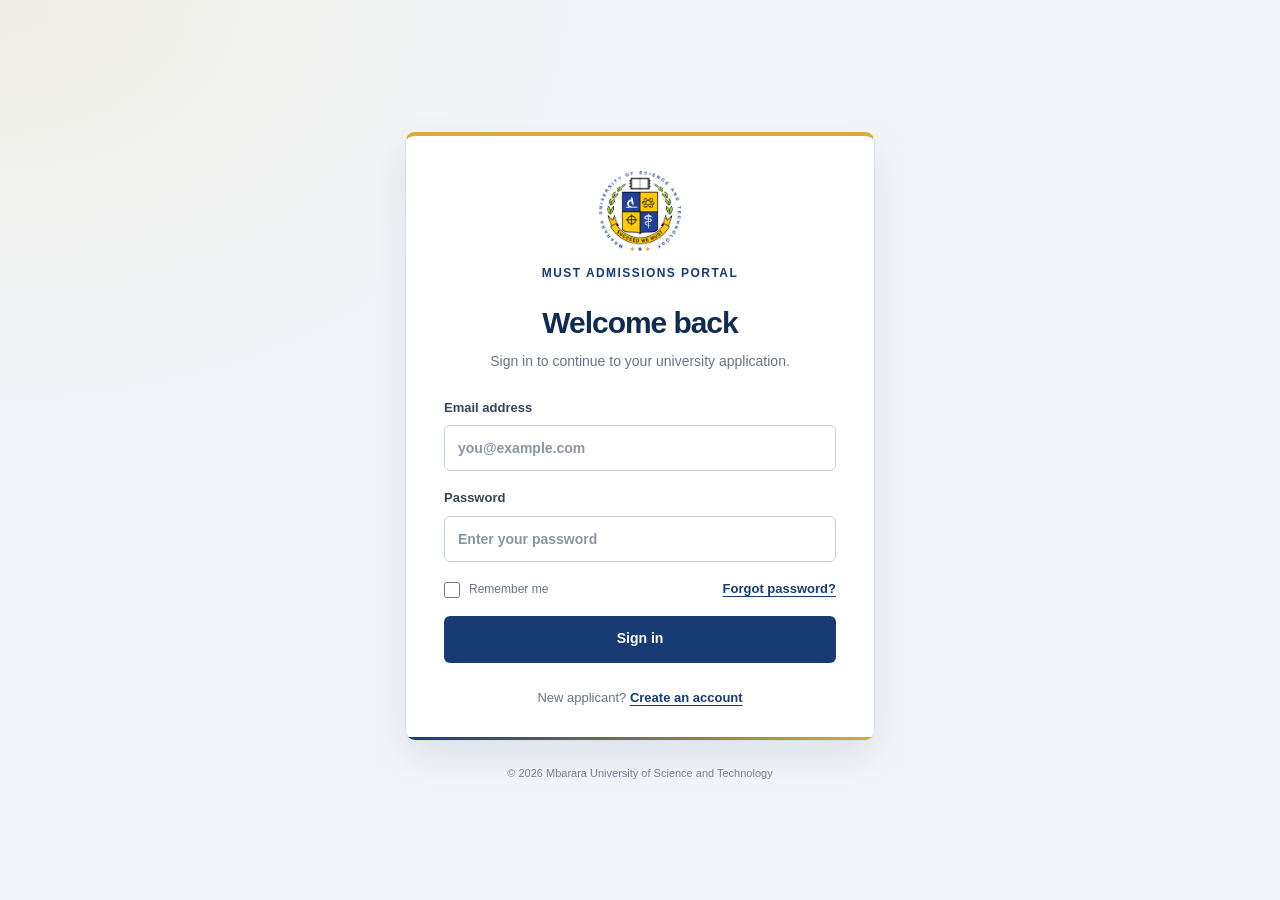
<file: index.html>
<!doctype html>
<html lang="en">
<head>
  <meta charset="UTF-8" />
  <!-- Keeps the layout readable on phones, tablets, and desktop screens. -->
  <meta name="viewport" content="width=device-width, initial-scale=1.0" />
  <title>Sign in | MUST Admissions Portal</title>
  <!-- Both pages share this stylesheet to maintain one consistent design. -->
  <link rel="stylesheet" href="designs.css" />
</head>
<body>
  <main class="page">
    <!-- The auth-card is the centered panel containing the sign-in form. -->
    <section class="auth-card" aria-labelledby="login-title">
      <!-- Keep logo.png in this same folder for the image to appear. -->
      <img class="logo" src="logo.png" alt="Mbarara University of Science and Technology logo" />
      <p class="portal-name">MUST Admissions Portal</p>
      <h1 id="login-title">Welcome back</h1>
      <p class="intro">Sign in to continue to your university application.</p>

      <!-- Required fields receive basic browser-side validation. -->
      <!-- action="#" is a placeholder; connect it to a server endpoint for real sign-in. -->
      <form action="#">
        <label for="login-email">
          Email address
          <input id="login-email" name="email" type="email" placeholder="you@example.com" autocomplete="email" required />
        </label>

        <label for="login-password">
          Password
          <input id="login-password" name="password" type="password" placeholder="Enter your password" autocomplete="current-password" required />
        </label>

        <div class="form-row">
          <label class="check" for="remember-me">
            <input id="remember-me" name="remember" type="checkbox" />
            Remember me
          </label>
          <!-- Replace #reset with the real password recovery page when available. -->
          <a href="#reset">Forgot password?</a>
        </div>

        <button type="submit">Sign in</button>
      </form>

      <p class="alternate">New applicant? <a href="createAccount.html">Create an account</a></p>
    </section>

    <footer>© 2026 Mbarara University of Science and Technology</footer>
  </main>
</body>
</html>
</file>
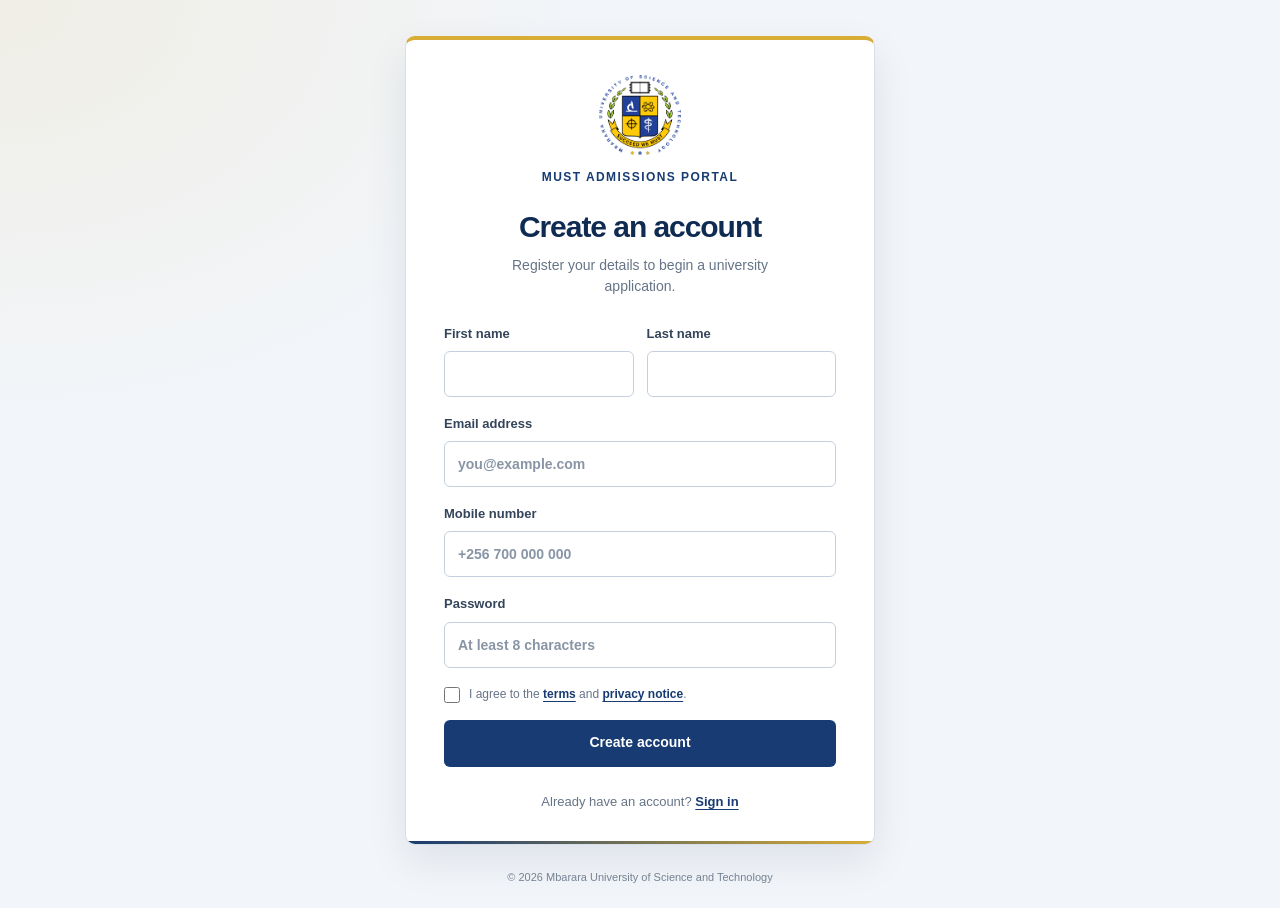
<file: createAccount.html>
<!doctype html>
<html lang="en">
<head>
  <meta charset="UTF-8" />
  <!-- Allows the form to adapt to the available screen width. -->
  <meta name="viewport" content="width=device-width, initial-scale=1.0" />
  <title>Create account | MUST Admissions Portal</title>
  <!-- Shared with index.html so both pages have the same visual language. -->
  <link rel="stylesheet" href="designs.css" />
</head>
<body>
  <main class="page">
    <section class="auth-card" aria-labelledby="create-title">
      <!-- Place the university logo file named logo.png beside these HTML files. -->
      <img class="logo" src="logo.png" alt="Mbarara University of Science and Technology logo" />
      <p class="portal-name">MUST Admissions Portal</p>
      <h1 id="create-title">Create an account</h1>
      <p class="intro">Register your details to begin a university application.</p>

      <!-- This form currently demonstrates the interface-->
      <form action="#">
        <div class="name-fields">
          <label for="first-name">
            First name
            <input id="first-name" name="firstName" type="text" autocomplete="given-name" required />
          </label>
          <label for="last-name">
            Last name
            <input id="last-name" name="lastName" type="text" autocomplete="family-name" required />
          </label>
        </div>

        <label for="create-email">
          Email address
          <input id="create-email" name="email" type="email" placeholder="you@example.com" autocomplete="email" required />
        </label>

        <label for="mobile-number">
          Mobile number
          <input id="mobile-number" name="mobile" type="tel" placeholder="+256 700 000 000" autocomplete="tel" required />
        </label>

        <label for="create-password">
          Password
          <input id="create-password" name="password" type="password" placeholder="At least 8 characters" minlength="8" autocomplete="new-password" required />
        </label>

        <label class="check" for="terms-agreement">
          <input id="terms-agreement" name="termsAgreement" type="checkbox" required />
          <span>I agree to the <a href="#terms">terms</a> and <a href="#privacy">privacy notice</a>.</span>
        </label>

        <button type="submit">Create account</button>
      </form>

      <p class="alternate">Already have an account? <a href="index.html">Sign in</a></p>
    </section>

    <footer>© 2026 Mbarara University of Science and Technology</footer>
  </main>
</body>
</html>
</file>
<file: designs.css>
/*
 * MUST Admissions Portal — shared visual styles
 * ------------------------------------------------------------
 * This file controls the appearance of both sign-in and account
 * creation pages. Shared styles keep the pages visually consistent.
 */

/* Brand colors and reusable values. Change these to retheme the portal. */
:root {
  --must-blue: #173b72;
  --must-blue-dark: #102b52;
  --must-gold: #d8ad35;
  --ink: #1d2b3a;
  --muted: #667487;
  --line: #d7e0ea;
  --surface: #ffffff;
  --page: #f2f5f9;
  --focus: #dce8fb;
}

/* Make element sizing predictable and remove the browser's default body gap. */
* {
  box-sizing: border-box;
}

html {
  min-height: 100%;
}

body {
  min-height: 100vh;
  margin: 0;
  color: var(--ink);
  background:
    radial-gradient(ellipse at top left, rgba(216, 173, 53, 0.10), transparent 36rem),
    var(--page);
  font: 15px/1.55 "Segoe UI", Arial, sans-serif;
}

/* The page wrapper keeps the form centered and the footer near the bottom. */
.page {
  min-height: 100vh;
  display: flex;
  flex-direction: column;
  align-items: center;
  justify-content: center;
  padding: 36px 18px 22px;
}

/* The card gives the form a formal, contained university-portal layout. */
.auth-card {
  position: relative;
  width: min(100%, 470px);
  padding: 34px 38px 32px;
  overflow: hidden;
  border: 1px solid var(--line);
  border-top: 4px solid var(--must-gold);
  border-radius: 10px;
  background: var(--surface);
  box-shadow: 0 16px 42px rgba(20, 43, 75, 0.09);
  text-align: center;
}

/* A small gold accent line reinforces the university color palette. */
.auth-card::after {
  position: absolute;
  right: 0;
  bottom: 0;
  left: 0;
  height: 3px;
  background: linear-gradient(90deg, var(--must-blue), var(--must-gold));
  content: "";
}

.logo {
  display: block;
  width: 82px;
  height: 82px;
  margin: 0 auto 12px;
  object-fit: contain;
}

/* The portal label is intentionally compact, like an official portal heading. */
.portal-name {
  margin: 0 0 22px;
  color: var(--must-blue);
  font-size: 12px;
  font-weight: 800;
  letter-spacing: 0.12em;
  text-transform: uppercase;
}

h1 {
  margin: 0;
  color: var(--must-blue-dark);
  font-size: clamp(25px, 4vw, 30px);
  font-weight: 700;
  letter-spacing: -0.035em;
  line-height: 1.2;
}

.intro {
  max-width: 330px;
  margin: 10px auto 26px;
  color: var(--muted);
  font-size: 14px;
}

/* Forms use a simple grid so each field has consistent spacing. */
form {
  display: grid;
  gap: 17px;
  text-align: left;
}

label {
  display: grid;
  gap: 7px;
  color: #34445a;
  font-size: 13px;
  font-weight: 650;
}

input {
  width: 100%;
  min-width: 0;
  height: 46px;
  padding: 0 13px;
  border: 1px solid #c5d0de;
  border-radius: 6px;
  background: #fff;
  color: var(--ink);
  font: inherit;
  font-size: 14px;
  transition: border-color 160ms ease, box-shadow 160ms ease;
}

input::placeholder {
  color: #8995a5;
}

input:focus-visible {
  outline: 3px solid var(--focus);
  border-color: var(--must-blue);
}

/* Keep the first and last name side by side on wider screens. */
.name-fields {
  display: grid;
  grid-template-columns: 1fr 1fr;
  gap: 13px;
}

.form-row {
  display: flex;
  align-items: center;
  justify-content: space-between;
  gap: 12px;
  font-size: 13px;
}

.form-row > a,
.check a,
.alternate a {
  color: var(--must-blue);
  font-weight: 650;
  text-decoration-thickness: 1px;
  text-underline-offset: 3px;
}

.form-row > a:hover,
.check a:hover,
.alternate a:hover {
  color: var(--must-blue-dark);
}

/* Checkbox labels are laid out horizontally instead of like text fields. */
.check {
  display: flex;
  align-items: flex-start;
  gap: 9px;
  color: var(--muted);
  font-size: 12px;
  font-weight: 400;
  line-height: 1.5;
}

.check input {
  flex: 0 0 16px;
  width: 16px;
  height: 16px;
  margin: 2px 0 0;
  accent-color: var(--must-blue);
}

button {
  min-height: 47px;
  padding: 10px 16px;
  border: 0;
  border-radius: 6px;
  background: var(--must-blue);
  color: #fff;
  font: inherit;
  font-size: 14px;
  font-weight: 750;
  cursor: pointer;
  transition: background-color 160ms ease, transform 160ms ease;
}

button:hover {
  background: var(--must-blue-dark);
}

button:active {
  transform: translateY(1px);
}

button:focus-visible,
a:focus-visible {
  outline: 3px solid var(--focus);
  outline-offset: 3px;
}

.alternate {
  margin: 25px 0 0;
  color: var(--muted);
  font-size: 13px;
}

footer {
  margin-top: 24px;
  color: #788596;
  font-size: 11px;
  text-align: center;
}

/* On narrow phones, stack name fields and reduce card padding. */
@media (max-width: 430px) {
  .page {
    justify-content: flex-start;
    padding: 22px 12px;
  }

  .auth-card {
    padding: 28px 22px 28px;
  }

  .name-fields {
    grid-template-columns: 1fr;
  }

  .form-row {
    align-items: flex-start;
    flex-wrap: wrap;
  }
}

/* Respect visitors who prefer less motion in interface transitions. */
@media (prefers-reduced-motion: reduce) {
  *,
  *::before,
  *::after {
    scroll-behavior: auto !important;
    transition-duration: 0.01ms !important;
  }
}
</file>
